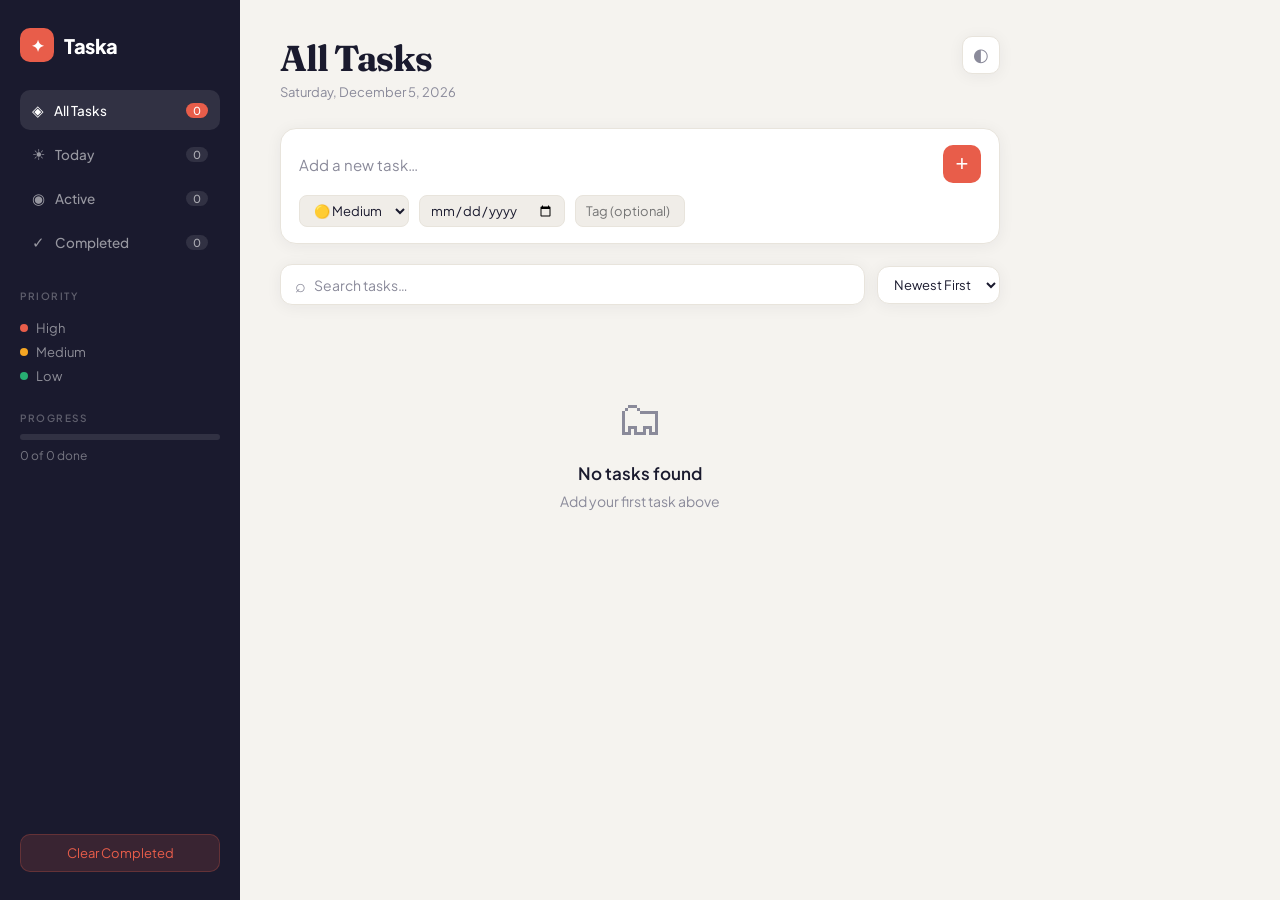
<file: index.html>
<!DOCTYPE html>
<html lang="en">
<head>
  <meta charset="UTF-8" />
  <meta name="viewport" content="width=device-width, initial-scale=1.0" />
  <title>Taska — To-Do List</title>
  <link rel="stylesheet" href="style.css" />
  <link href="https://fonts.googleapis.com/css2?family=Plus+Jakarta+Sans:wght@300;400;500;600;700;800&family=Fraunces:ital,wght@0,300;0,700;1,300&display=swap" rel="stylesheet" />
</head>
<body>

  <div class="app-wrapper">
    <!-- SIDEBAR -->
    <aside class="sidebar">
      <div class="brand">
        <div class="brand-icon">✦</div>
        <span>Taska</span>
      </div>

      <nav class="filters">
        <button class="filter-btn active" data-filter="all">
          <span class="f-icon">◈</span> All Tasks
          <span class="f-count" id="count-all">0</span>
        </button>
        <button class="filter-btn" data-filter="today">
          <span class="f-icon">☀</span> Today
          <span class="f-count" id="count-today">0</span>
        </button>
        <button class="filter-btn" data-filter="active">
          <span class="f-icon">◉</span> Active
          <span class="f-count" id="count-active">0</span>
        </button>
        <button class="filter-btn" data-filter="completed">
          <span class="f-icon">✓</span> Completed
          <span class="f-count" id="count-done">0</span>
        </button>
      </nav>

      <div class="priority-legend">
        <p class="legend-title">Priority</p>
        <div class="legend-item"><span class="dot high"></span> High</div>
        <div class="legend-item"><span class="dot mid"></span> Medium</div>
        <div class="legend-item"><span class="dot low"></span> Low</div>
      </div>

      <div class="sidebar-progress">
        <p class="legend-title">Progress</p>
        <div class="prog-bar-wrap">
          <div class="prog-bar" id="sidebar-prog"></div>
        </div>
        <p class="prog-label" id="prog-label">0 of 0 done</p>
      </div>

      <button class="clear-btn" id="clear-done-btn">Clear Completed</button>
    </aside>

    <!-- MAIN -->
    <main class="main">
      <header class="top-bar">
        <div class="top-left">
          <h1 class="page-title" id="page-title">All Tasks</h1>
          <p class="page-date" id="page-date"></p>
        </div>
        <button class="theme-toggle" id="theme-toggle" title="Toggle theme">◐</button>
      </header>

      <!-- ADD TASK -->
      <div class="add-card">
        <div class="add-row">
          <input type="text" id="task-input" placeholder="Add a new task…" maxlength="120" autocomplete="off" />
          <button class="add-btn" id="add-btn">+</button>
        </div>
        <div class="add-meta">
          <select id="priority-select">
            <option value="high">🔴 High</option>
            <option value="mid" selected>🟡 Medium</option>
            <option value="low">🟢 Low</option>
          </select>
          <input type="date" id="due-date" />
          <input type="text" id="tag-input" placeholder="Tag (optional)" maxlength="20" />
        </div>
      </div>

      <!-- SEARCH + SORT -->
      <div class="toolbar">
        <div class="search-wrap">
          <span class="search-icon">⌕</span>
          <input type="text" id="search-input" placeholder="Search tasks…" />
        </div>
        <select id="sort-select">
          <option value="newest">Newest First</option>
          <option value="oldest">Oldest First</option>
          <option value="priority">By Priority</option>
          <option value="alpha">A → Z</option>
        </select>
      </div>

      <!-- TASK LIST -->
      <ul class="task-list" id="task-list"></ul>

      <!-- EMPTY STATE -->
      <div class="empty-state" id="empty-state" style="display:none">
        <div class="empty-icon">🗂</div>
        <p>No tasks found</p>
        <span>Add your first task above</span>
      </div>
    </main>
  </div>

  <script src="app.js"></script>
</body>
</html>
</file>
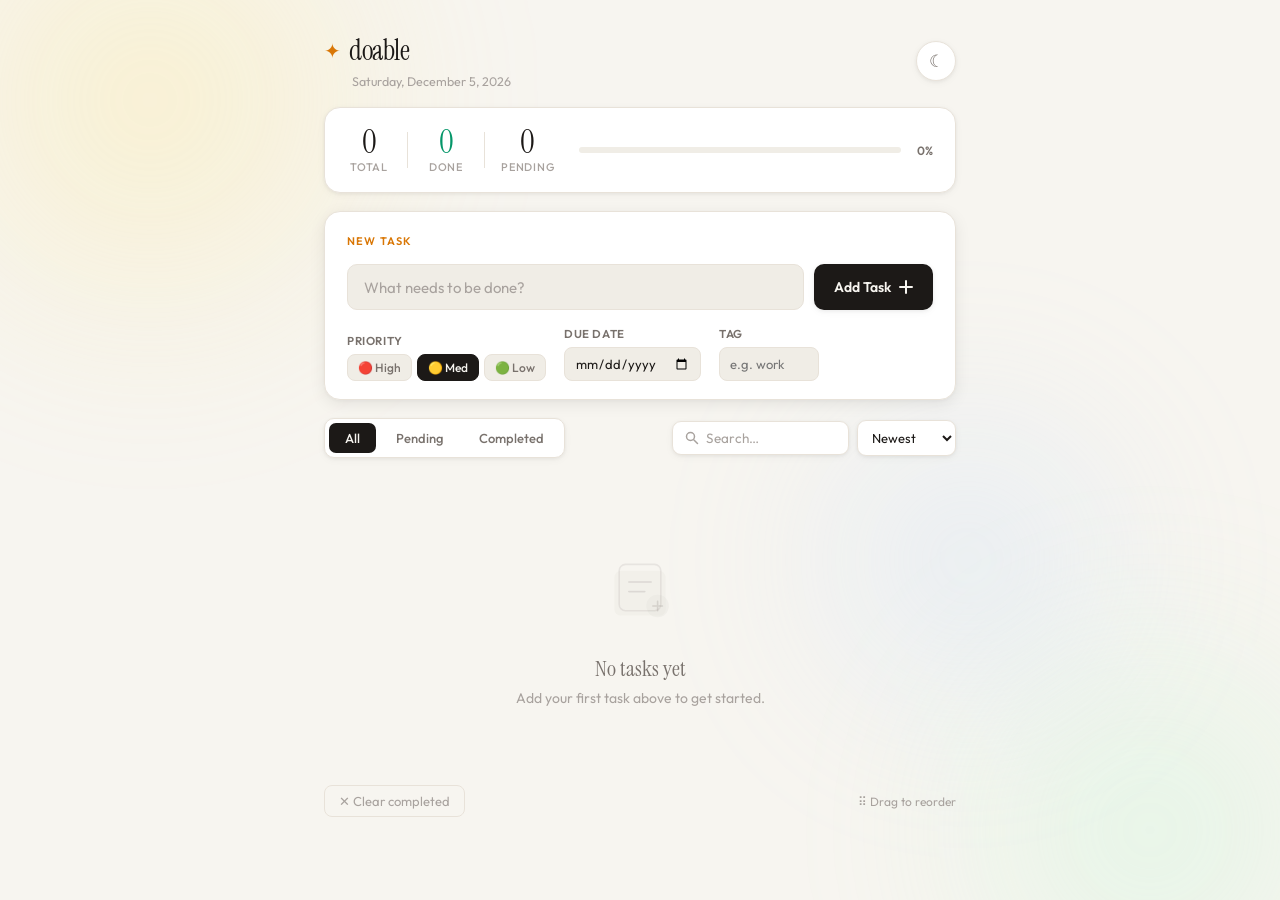
<file: New folder/index.html>
<!DOCTYPE html>
<html lang="en" data-theme="light">
<head>
  <meta charset="UTF-8" />
  <meta name="viewport" content="width=device-width, initial-scale=1.0" />
  <title>Doable — Task Manager</title>
  <link rel="stylesheet" href="style.css" />
  <link href="https://fonts.googleapis.com/css2?family=Instrument+Serif:ital@0;1&family=Outfit:wght@300;400;500;600;700&display=swap" rel="stylesheet" />
</head>
<body>

  <div class="bg-mesh" aria-hidden="true">
    <div class="blob blob-1"></div>
    <div class="blob blob-2"></div>
    <div class="blob blob-3"></div>
  </div>

  <div class="app-shell">

    <!-- HEADER -->
    <header class="app-header">
      <div class="header-left">
        <div class="logo">
          <span class="logo-mark">✦</span>
          <span class="logo-text">doable</span>
        </div>
        <p class="header-date" id="header-date"></p>
      </div>
      <button class="theme-btn" id="theme-btn" aria-label="Toggle dark mode">
        <span id="theme-icon">☾</span>
      </button>
    </header>

    <!-- STATS -->
    <section class="stats-bar">
      <div class="stat-block">
        <span class="stat-num" id="stat-total">0</span>
        <span class="stat-lbl">Total</span>
      </div>
      <div class="stat-sep"></div>
      <div class="stat-block">
        <span class="stat-num done-num" id="stat-done">0</span>
        <span class="stat-lbl">Done</span>
      </div>
      <div class="stat-sep"></div>
      <div class="stat-block">
        <span class="stat-num" id="stat-pending">0</span>
        <span class="stat-lbl">Pending</span>
      </div>
      <div class="progress-track">
        <div class="progress-fill" id="progress-fill"></div>
      </div>
      <span class="progress-pct" id="progress-pct">0%</span>
    </section>

    <!-- ADD CARD -->
    <div class="add-card">
      <p class="add-card-eyebrow">New Task</p>
      <div class="add-input-row">
        <input
          type="text" id="task-input" class="task-input"
          placeholder="What needs to be done?"
          maxlength="140" autocomplete="off"
        />
        <button class="add-btn" id="add-btn">
          Add Task
          <svg width="14" height="14" viewBox="0 0 14 14" fill="none"><path d="M7 1v12M1 7h12" stroke="currentColor" stroke-width="2" stroke-linecap="round"/></svg>
        </button>
      </div>
      <div class="add-options-row">
        <div class="opt-group">
          <span class="opt-label">Priority</span>
          <div class="p-tabs">
            <button class="p-tab high" data-p="high">🔴 High</button>
            <button class="p-tab mid selected" data-p="mid">🟡 Med</button>
            <button class="p-tab low" data-p="low">🟢 Low</button>
          </div>
        </div>
        <div class="opt-group">
          <label class="opt-label" for="due-input">Due Date</label>
          <input type="date" id="due-input" class="opt-input" />
        </div>
        <div class="opt-group">
          <label class="opt-label" for="tag-input">Tag</label>
          <input type="text" id="tag-input" class="opt-input tag-input" placeholder="e.g. work" maxlength="16" />
        </div>
      </div>
    </div>

    <!-- CONTROLS -->
    <div class="controls-bar">
      <div class="filter-tabs">
        <button class="ftab active" data-filter="all">All</button>
        <button class="ftab" data-filter="pending">Pending</button>
        <button class="ftab" data-filter="completed">Completed</button>
      </div>
      <div class="right-controls">
        <div class="search-wrap">
          <svg class="srch-ic" width="14" height="14" viewBox="0 0 14 14" fill="none"><circle cx="5.5" cy="5.5" r="4" stroke="currentColor" stroke-width="1.5"/><path d="M9 9l3.5 3.5" stroke="currentColor" stroke-width="1.5" stroke-linecap="round"/></svg>
          <input type="text" id="search-input" placeholder="Search…" />
        </div>
        <select id="sort-select" class="sort-select">
          <option value="newest">Newest</option>
          <option value="oldest">Oldest</option>
          <option value="priority">Priority</option>
          <option value="alpha">A–Z</option>
          <option value="due">Due Date</option>
        </select>
      </div>
    </div>

    <!-- TASK LIST -->
    <ul class="task-list" id="task-list"></ul>

    <!-- EMPTY STATE -->
    <div class="empty-state" id="empty-state">
      <div class="empty-illo">
        <svg viewBox="0 0 100 100" fill="none" xmlns="http://www.w3.org/2000/svg" width="80" height="80">
          <rect x="18" y="26" width="64" height="56" rx="8" fill="currentColor" opacity="0.06"/>
          <rect x="24" y="18" width="52" height="58" rx="8" stroke="currentColor" stroke-width="2" opacity="0.2"/>
          <path d="M36 40h28M36 52h20" stroke="currentColor" stroke-width="2" stroke-linecap="round" opacity="0.3"/>
          <circle cx="72" cy="70" r="14" fill="currentColor" opacity="0.08"/>
          <path d="M66 70h12M72 64v12" stroke="currentColor" stroke-width="2" stroke-linecap="round" opacity="0.35"/>
        </svg>
      </div>
      <p class="empty-h" id="empty-h">No tasks yet</p>
      <p class="empty-p" id="empty-p">Add your first task above to get started.</p>
    </div>

    <!-- FOOTER -->
    <footer class="app-footer">
      <button class="clear-btn" id="clear-btn">✕ Clear completed</button>
      <span class="drag-hint">⠿ Drag to reorder</span>
    </footer>

  </div>

  <script src="app.js"></script>
</body>
</html>
</file>
<file: style.css>
/* ===== RESET ===== */
*, *::before, *::after { box-sizing: border-box; margin: 0; padding: 0; }

/* ===== TOKENS ===== */
:root {
  --bg: #f5f3ef;
  --sidebar: #1a1a2e;
  --sidebar-text: rgba(255,255,255,0.55);
  --sidebar-active: rgba(255,255,255,0.1);
  --surface: #ffffff;
  --surface2: #f0ede8;
  --border: #e8e4dc;
  --text: #1a1a2e;
  --muted: #8a8a9a;
  --accent: #e85d4a;
  --accent2: #f5a623;
  --green: #27ae72;
  --high: #e85d4a;
  --mid: #f5a623;
  --low: #27ae72;
  --radius: 16px;
  --font: 'Plus Jakarta Sans', sans-serif;
  --font-serif: 'Fraunces', serif;
  --shadow: 0 2px 16px rgba(26,26,46,0.06);
  --shadow-lg: 0 8px 32px rgba(26,26,46,0.1);
}

[data-theme="dark"] {
  --bg: #0f0f1a;
  --surface: #1a1a2e;
  --surface2: #1e1e30;
  --border: rgba(255,255,255,0.07);
  --text: #f0f0f8;
  --muted: #666688;
  --shadow: 0 2px 16px rgba(0,0,0,0.3);
  --shadow-lg: 0 8px 32px rgba(0,0,0,0.4);
}

body {
  font-family: var(--font);
  background: var(--bg);
  color: var(--text);
  min-height: 100vh;
  transition: background 0.3s, color 0.3s;
}

/* ===== LAYOUT ===== */
.app-wrapper {
  display: flex;
  min-height: 100vh;
}

/* ===== SIDEBAR ===== */
.sidebar {
  width: 240px;
  flex-shrink: 0;
  background: var(--sidebar);
  padding: 28px 20px;
  display: flex;
  flex-direction: column;
  gap: 28px;
  position: sticky;
  top: 0;
  height: 100vh;
  overflow-y: auto;
}
.sidebar::-webkit-scrollbar { display: none; }

.brand {
  display: flex;
  align-items: center;
  gap: 10px;
  color: #fff;
  font-size: 20px;
  font-weight: 800;
  letter-spacing: -0.5px;
}
.brand-icon {
  width: 34px; height: 34px;
  background: var(--accent);
  border-radius: 10px;
  display: flex; align-items: center; justify-content: center;
  font-size: 16px;
}

.filters {
  display: flex;
  flex-direction: column;
  gap: 4px;
}
.filter-btn {
  display: flex;
  align-items: center;
  gap: 10px;
  background: transparent;
  border: none;
  color: var(--sidebar-text);
  font-family: var(--font);
  font-size: 13.5px;
  font-weight: 500;
  padding: 10px 12px;
  border-radius: 10px;
  cursor: pointer;
  text-align: left;
  transition: background 0.2s, color 0.2s;
}
.filter-btn:hover { background: var(--sidebar-active); color: rgba(255,255,255,0.8); }
.filter-btn.active { background: var(--sidebar-active); color: #fff; }
.f-icon { font-size: 15px; }
.f-count {
  margin-left: auto;
  background: rgba(255,255,255,0.1);
  border-radius: 20px;
  font-size: 11px;
  padding: 1px 7px;
  color: rgba(255,255,255,0.6);
}
.filter-btn.active .f-count {
  background: var(--accent);
  color: #fff;
}

.legend-title {
  font-size: 10px;
  text-transform: uppercase;
  letter-spacing: 1.5px;
  color: rgba(255,255,255,0.3);
  margin-bottom: 10px;
  font-weight: 600;
}
.priority-legend {
  display: flex; flex-direction: column; gap: 8px;
}
.legend-item {
  display: flex; align-items: center; gap: 8px;
  font-size: 13px;
  color: rgba(255,255,255,0.5);
}
.dot {
  width: 8px; height: 8px; border-radius: 50%;
}
.dot.high { background: var(--high); }
.dot.mid  { background: var(--mid); }
.dot.low  { background: var(--low); }

.sidebar-progress { }
.prog-bar-wrap {
  background: rgba(255,255,255,0.1);
  border-radius: 8px;
  height: 6px;
  overflow: hidden;
  margin-bottom: 8px;
}
.prog-bar {
  height: 100%;
  background: linear-gradient(90deg, var(--accent), var(--accent2));
  border-radius: 8px;
  transition: width 0.4s ease;
  width: 0%;
}
.prog-label {
  font-size: 12px;
  color: rgba(255,255,255,0.4);
}

.clear-btn {
  margin-top: auto;
  background: rgba(232,93,74,0.15);
  border: 1px solid rgba(232,93,74,0.25);
  color: #e85d4a;
  border-radius: 10px;
  padding: 10px;
  font-family: var(--font);
  font-size: 13px;
  cursor: pointer;
  transition: background 0.2s;
}
.clear-btn:hover { background: rgba(232,93,74,0.25); }

/* ===== MAIN ===== */
.main {
  flex: 1;
  padding: 36px 40px;
  overflow-y: auto;
  max-width: 800px;
}

.top-bar {
  display: flex;
  justify-content: space-between;
  align-items: flex-start;
  margin-bottom: 28px;
}
.page-title {
  font-family: var(--font-serif);
  font-size: 36px;
  font-weight: 700;
  letter-spacing: -1px;
}
.page-date {
  font-size: 13px;
  color: var(--muted);
  margin-top: 4px;
}
.theme-toggle {
  background: var(--surface);
  border: 1px solid var(--border);
  border-radius: 10px;
  width: 38px; height: 38px;
  display: flex; align-items: center; justify-content: center;
  cursor: pointer;
  font-size: 18px;
  color: var(--muted);
  transition: background 0.2s;
  box-shadow: var(--shadow);
}
.theme-toggle:hover { background: var(--surface2); }

/* ===== ADD CARD ===== */
.add-card {
  background: var(--surface);
  border: 1px solid var(--border);
  border-radius: var(--radius);
  padding: 16px 18px;
  margin-bottom: 20px;
  box-shadow: var(--shadow);
  display: flex;
  flex-direction: column;
  gap: 12px;
}
.add-row {
  display: flex;
  gap: 10px;
}
#task-input {
  flex: 1;
  border: none;
  background: transparent;
  font-family: var(--font);
  font-size: 15px;
  color: var(--text);
  outline: none;
}
#task-input::placeholder { color: var(--muted); }
.add-btn {
  width: 38px; height: 38px;
  background: var(--accent);
  color: #fff;
  border: none;
  border-radius: 10px;
  font-size: 22px;
  cursor: pointer;
  flex-shrink: 0;
  transition: background 0.2s, transform 0.12s;
  display: flex; align-items: center; justify-content: center;
}
.add-btn:hover { background: #d94e3b; transform: scale(1.05); }

.add-meta {
  display: flex;
  gap: 10px;
  flex-wrap: wrap;
}
.add-meta select, .add-meta input {
  background: var(--surface2);
  border: 1px solid var(--border);
  border-radius: 8px;
  color: var(--text);
  font-family: var(--font);
  font-size: 13px;
  padding: 6px 10px;
  outline: none;
  transition: border-color 0.2s;
}
.add-meta select:focus, .add-meta input:focus { border-color: var(--accent); }
#due-date { cursor: pointer; }
#tag-input { width: 110px; }

/* ===== TOOLBAR ===== */
.toolbar {
  display: flex;
  gap: 12px;
  margin-bottom: 20px;
  align-items: center;
}
.search-wrap {
  flex: 1;
  display: flex;
  align-items: center;
  gap: 8px;
  background: var(--surface);
  border: 1px solid var(--border);
  border-radius: 12px;
  padding: 8px 14px;
  box-shadow: var(--shadow);
}
.search-icon { font-size: 18px; color: var(--muted); }
#search-input {
  border: none;
  background: transparent;
  font-family: var(--font);
  font-size: 14px;
  color: var(--text);
  outline: none;
  flex: 1;
}
#search-input::placeholder { color: var(--muted); }
#sort-select {
  background: var(--surface);
  border: 1px solid var(--border);
  border-radius: 12px;
  padding: 9px 12px;
  font-family: var(--font);
  font-size: 13px;
  color: var(--text);
  cursor: pointer;
  outline: none;
  box-shadow: var(--shadow);
}

/* ===== TASK LIST ===== */
.task-list {
  list-style: none;
  display: flex;
  flex-direction: column;
  gap: 10px;
}

.task-item {
  background: var(--surface);
  border: 1px solid var(--border);
  border-radius: var(--radius);
  padding: 16px 18px;
  display: flex;
  align-items: center;
  gap: 14px;
  box-shadow: var(--shadow);
  animation: slideIn 0.25s ease;
  transition: box-shadow 0.2s, opacity 0.2s;
  position: relative;
  overflow: hidden;
}
.task-item::before {
  content: '';
  position: absolute;
  left: 0; top: 0; bottom: 0;
  width: 4px;
  border-radius: 4px 0 0 4px;
}
.task-item[data-priority="high"]::before { background: var(--high); }
.task-item[data-priority="mid"]::before  { background: var(--mid); }
.task-item[data-priority="low"]::before  { background: var(--low); }

.task-item:hover { box-shadow: var(--shadow-lg); }
.task-item.done { opacity: 0.55; }

@keyframes slideIn {
  from { opacity: 0; transform: translateY(10px); }
  to   { opacity: 1; transform: translateY(0); }
}

/* Checkbox */
.task-check {
  width: 22px; height: 22px;
  border: 2px solid var(--border);
  border-radius: 50%;
  flex-shrink: 0;
  cursor: pointer;
  display: flex; align-items: center; justify-content: center;
  transition: all 0.2s;
  font-size: 12px;
}
.task-item.done .task-check {
  background: var(--green);
  border-color: var(--green);
  color: #fff;
}
.task-check:hover { border-color: var(--green); }

/* Content */
.task-content { flex: 1; min-width: 0; }
.task-text {
  font-size: 14.5px;
  font-weight: 500;
  line-height: 1.4;
  transition: text-decoration 0.2s;
  word-break: break-word;
}
.task-item.done .task-text {
  text-decoration: line-through;
  color: var(--muted);
}
.task-meta-row {
  display: flex;
  align-items: center;
  gap: 8px;
  margin-top: 5px;
  flex-wrap: wrap;
}
.task-tag {
  font-size: 11px;
  background: rgba(26,26,46,0.06);
  color: var(--muted);
  padding: 2px 8px;
  border-radius: 20px;
  font-weight: 500;
}
[data-theme="dark"] .task-tag { background: rgba(255,255,255,0.08); }
.task-due {
  font-size: 11px;
  color: var(--muted);
  display: flex; align-items: center; gap: 3px;
}
.task-due.overdue { color: var(--high); }

/* Actions */
.task-actions {
  display: flex;
  gap: 6px;
  opacity: 0;
  transition: opacity 0.2s;
}
.task-item:hover .task-actions { opacity: 1; }
.task-action-btn {
  width: 30px; height: 30px;
  background: var(--surface2);
  border: 1px solid var(--border);
  border-radius: 8px;
  cursor: pointer;
  display: flex; align-items: center; justify-content: center;
  font-size: 13px;
  color: var(--muted);
  transition: background 0.2s, color 0.2s;
}
.task-action-btn:hover { background: var(--accent); color: #fff; border-color: var(--accent); }
.del-btn:hover { background: var(--high); border-color: var(--high); }

/* ===== EMPTY STATE ===== */
.empty-state {
  text-align: center;
  padding: 60px 20px;
  color: var(--muted);
}
.empty-icon { font-size: 48px; margin-bottom: 16px; }
.empty-state p { font-size: 17px; font-weight: 600; margin-bottom: 6px; color: var(--text); }
.empty-state span { font-size: 14px; }

/* ===== EDIT MODE ===== */
.task-edit-input {
  flex: 1;
  border: none;
  background: var(--surface2);
  border: 1px solid var(--accent);
  border-radius: 8px;
  padding: 6px 10px;
  font-family: var(--font);
  font-size: 14px;
  color: var(--text);
  outline: none;
}

/* ===== RESPONSIVE ===== */
@media (max-width: 700px) {
  .sidebar { width: 200px; padding: 20px 14px; }
  .main { padding: 24px 20px; }
}
@media (max-width: 550px) {
  .app-wrapper { flex-direction: column; }
  .sidebar { width: 100%; height: auto; position: static; flex-direction: row; flex-wrap: wrap; gap: 16px; }
  .filters { flex-direction: row; flex-wrap: wrap; }
  .priority-legend, .sidebar-progress { display: none; }
}
</file>
<file: New folder/style.css>
/* ══════════════════════════════════════════
   DOABLE — TO-DO LIST  |  style.css
══════════════════════════════════════════ */

/* ── Reset ── */
*, *::before, *::after { box-sizing: border-box; margin: 0; padding: 0; }
button { cursor: pointer; font-family: inherit; }
input, select { font-family: inherit; }

/* ── Tokens ── */
:root {
  --bg:           #f7f5f0;
  --card:         #ffffff;
  --card2:        #f0ede6;
  --border:       #e8e2d9;
  --text:         #1c1917;
  --text2:        #78716c;
  --text3:        #a8a29e;
  --accent:       #d97706;       /* amber */
  --accent-lt:    #fef3c7;
  --green:        #059669;
  --green-lt:     #d1fae5;
  --red:          #dc2626;
  --red-lt:       #fee2e2;
  --blue:         #2563eb;
  --blue-lt:      #dbeafe;
  --high:         #dc2626;
  --high-lt:      #fee2e2;
  --mid:          #d97706;
  --mid-lt:       #fef3c7;
  --low:          #059669;
  --low-lt:       #d1fae5;
  --shadow-sm:    0 1px 4px rgba(0,0,0,.06), 0 2px 8px rgba(0,0,0,.04);
  --shadow:       0 4px 16px rgba(0,0,0,.08), 0 1px 4px rgba(0,0,0,.04);
  --shadow-lg:    0 12px 40px rgba(0,0,0,.12), 0 2px 8px rgba(0,0,0,.04);
  --radius:       16px;
  --radius-sm:    10px;
  --font:         'Outfit', sans-serif;
  --font-serif:   'Instrument Serif', serif;
  --transition:   0.22s cubic-bezier(0.4, 0, 0.2, 1);
}

[data-theme="dark"] {
  --bg:           #111110;
  --card:         #1c1b1a;
  --card2:        #242322;
  --border:       rgba(255,255,255,.08);
  --text:         #fafaf9;
  --text2:        #a8a29e;
  --text3:        #57534e;
  --accent-lt:    rgba(217,119,6,.15);
  --green-lt:     rgba(5,150,105,.15);
  --red-lt:       rgba(220,38,38,.15);
  --blue-lt:      rgba(37,99,235,.15);
  --high-lt:      rgba(220,38,38,.15);
  --mid-lt:       rgba(217,119,6,.15);
  --low-lt:       rgba(5,150,105,.15);
  --shadow-sm:    0 1px 4px rgba(0,0,0,.3);
  --shadow:       0 4px 16px rgba(0,0,0,.35);
  --shadow-lg:    0 12px 40px rgba(0,0,0,.45);
}

/* ── Body ── */
body {
  background: var(--bg);
  color: var(--text);
  font-family: var(--font);
  font-size: 15px;
  min-height: 100vh;
  transition: background var(--transition), color var(--transition);
  overflow-x: hidden;
}

/* ── Background blobs ── */
.bg-mesh {
  position: fixed; inset: 0;
  pointer-events: none; z-index: 0;
  overflow: hidden;
}
.blob {
  position: absolute;
  border-radius: 50%;
  filter: blur(80px);
  opacity: 0.35;
}
.blob-1 {
  width: 600px; height: 600px;
  background: radial-gradient(circle, #fde68a, transparent 70%);
  top: -200px; left: -150px;
}
.blob-2 {
  width: 500px; height: 500px;
  background: radial-gradient(circle, #bbf7d0, transparent 70%);
  bottom: -180px; right: -120px;
}
.blob-3 {
  width: 400px; height: 400px;
  background: radial-gradient(circle, #bfdbfe, transparent 70%);
  top: 40%; left: 60%;
}
[data-theme="dark"] .blob { opacity: 0.12; }

/* ── App shell ── */
.app-shell {
  position: relative; z-index: 1;
  width: 100%;
  max-width: 680px;
  margin: 0 auto;
  padding: 32px 24px 48px;
  display: flex;
  flex-direction: column;
  gap: 18px;
}

/* ── Header ── */
.app-header {
  display: flex;
  justify-content: space-between;
  align-items: center;
}
.header-left { display: flex; flex-direction: column; gap: 4px; }
.logo {
  display: flex; align-items: center; gap: 8px;
}
.logo-mark {
  color: var(--accent);
  font-size: 20px;
  line-height: 1;
}
.logo-text {
  font-family: var(--font-serif);
  font-size: 28px;
  font-weight: 400;
  letter-spacing: -0.5px;
  color: var(--text);
}
.header-date {
  font-size: 12.5px;
  color: var(--text3);
  font-weight: 400;
  padding-left: 28px;
}
.theme-btn {
  width: 40px; height: 40px;
  background: var(--card);
  border: 1px solid var(--border);
  border-radius: 50%;
  display: flex; align-items: center; justify-content: center;
  font-size: 17px;
  color: var(--text2);
  box-shadow: var(--shadow-sm);
  transition: background var(--transition), transform 0.15s;
}
.theme-btn:hover { background: var(--card2); transform: scale(1.08); }

/* ── Stats bar ── */
.stats-bar {
  background: var(--card);
  border: 1px solid var(--border);
  border-radius: var(--radius);
  padding: 18px 22px;
  display: flex;
  align-items: center;
  gap: 16px;
  box-shadow: var(--shadow-sm);
}
.stat-block { display: flex; flex-direction: column; align-items: center; gap: 2px; min-width: 44px; }
.stat-num {
  font-family: var(--font-serif);
  font-size: 32px;
  font-weight: 400;
  line-height: 1;
  color: var(--text);
  transition: color var(--transition);
}
.stat-num.done-num { color: var(--green); }
.stat-lbl { font-size: 11px; color: var(--text3); font-weight: 500; text-transform: uppercase; letter-spacing: 0.8px; }
.stat-sep { width: 1px; height: 36px; background: var(--border); flex-shrink: 0; }
.progress-track {
  flex: 1;
  height: 6px;
  background: var(--card2);
  border-radius: 99px;
  overflow: hidden;
  margin-left: 8px;
}
.progress-fill {
  height: 100%;
  background: linear-gradient(90deg, var(--accent), var(--green));
  border-radius: 99px;
  width: 0%;
  transition: width 0.5s cubic-bezier(0.4, 0, 0.2, 1);
}
.progress-pct {
  font-size: 12px;
  font-weight: 600;
  color: var(--text2);
  white-space: nowrap;
}

/* ── Add card ── */
.add-card {
  background: var(--card);
  border: 1px solid var(--border);
  border-radius: var(--radius);
  padding: 22px 22px 18px;
  box-shadow: var(--shadow);
  display: flex;
  flex-direction: column;
  gap: 16px;
}
.add-card-eyebrow {
  font-size: 11px;
  font-weight: 600;
  text-transform: uppercase;
  letter-spacing: 1.2px;
  color: var(--accent);
}
.add-input-row {
  display: flex;
  gap: 10px;
}
.task-input {
  flex: 1;
  border: 1.5px solid var(--border);
  border-radius: var(--radius-sm);
  background: var(--card2);
  color: var(--text);
  font-size: 15px;
  font-weight: 400;
  padding: 12px 16px;
  outline: none;
  transition: border-color var(--transition), background var(--transition);
}
.task-input::placeholder { color: var(--text3); }
.task-input:focus { border-color: var(--accent); background: var(--card); }
.add-btn {
  display: flex; align-items: center; gap: 8px;
  background: var(--text);
  color: var(--bg);
  border: none;
  border-radius: var(--radius-sm);
  padding: 0 20px;
  font-size: 14px;
  font-weight: 600;
  white-space: nowrap;
  box-shadow: var(--shadow-sm);
  transition: background var(--transition), transform 0.12s;
  height: 46px;
}
.add-btn:hover { background: var(--accent); transform: translateY(-1px); }
.add-btn:active { transform: translateY(0); }
[data-theme="dark"] .add-btn { color: var(--text); background: #fff; }
[data-theme="dark"] .add-btn:hover { background: var(--accent); color: #fff; }

.add-options-row {
  display: flex;
  gap: 18px;
  flex-wrap: wrap;
  align-items: flex-end;
}
.opt-group { display: flex; flex-direction: column; gap: 6px; }
.opt-label {
  font-size: 11.5px;
  font-weight: 600;
  color: var(--text2);
  text-transform: uppercase;
  letter-spacing: 0.6px;
}
.p-tabs { display: flex; gap: 5px; }
.p-tab {
  border: 1.5px solid var(--border);
  background: var(--card2);
  color: var(--text2);
  border-radius: 8px;
  padding: 5px 10px;
  font-size: 12px;
  font-weight: 500;
  transition: all 0.15s;
}
.p-tab:hover { border-color: var(--accent); color: var(--text); }
.p-tab.selected { background: var(--text); color: var(--bg); border-color: var(--text); }
[data-theme="dark"] .p-tab.selected { background: #fff; color: #111; }
.opt-input {
  background: var(--card2);
  border: 1.5px solid var(--border);
  border-radius: 8px;
  color: var(--text);
  font-size: 13px;
  padding: 6px 10px;
  outline: none;
  transition: border-color var(--transition);
  height: 34px;
}
.opt-input:focus { border-color: var(--accent); }
.tag-input { width: 100px; }

/* ── Controls bar ── */
.controls-bar {
  display: flex;
  justify-content: space-between;
  align-items: center;
  gap: 12px;
  flex-wrap: wrap;
}
.filter-tabs {
  display: flex;
  gap: 4px;
  background: var(--card);
  border: 1px solid var(--border);
  border-radius: 10px;
  padding: 4px;
  box-shadow: var(--shadow-sm);
}
.ftab {
  background: transparent;
  border: none;
  border-radius: 7px;
  padding: 7px 16px;
  font-size: 13px;
  font-weight: 500;
  color: var(--text2);
  transition: all 0.15s;
}
.ftab:hover { color: var(--text); background: var(--card2); }
.ftab.active { background: var(--text); color: var(--bg); }
[data-theme="dark"] .ftab.active { background: #fff; color: #111; }

.right-controls { display: flex; gap: 8px; align-items: center; }
.search-wrap {
  display: flex; align-items: center; gap: 7px;
  background: var(--card);
  border: 1px solid var(--border);
  border-radius: 9px;
  padding: 7px 12px;
  box-shadow: var(--shadow-sm);
}
.srch-ic { color: var(--text3); flex-shrink: 0; }
#search-input {
  border: none; background: transparent;
  color: var(--text); font-size: 13.5px; outline: none; width: 130px;
}
#search-input::placeholder { color: var(--text3); }
.sort-select {
  background: var(--card);
  border: 1px solid var(--border);
  border-radius: 9px;
  color: var(--text);
  font-size: 13px;
  padding: 8px 10px;
  box-shadow: var(--shadow-sm);
  outline: none;
  cursor: pointer;
}

/* ── Task list ── */
.task-list {
  list-style: none;
  display: flex;
  flex-direction: column;
  gap: 10px;
}

/* ── Task item ── */
.task-item {
  background: var(--card);
  border: 1px solid var(--border);
  border-radius: var(--radius);
  padding: 14px 16px;
  display: flex;
  align-items: flex-start;
  gap: 13px;
  box-shadow: var(--shadow-sm);
  position: relative;
  overflow: hidden;
  animation: slideIn 0.28s cubic-bezier(0.4, 0, 0.2, 1);
  transition: box-shadow var(--transition), opacity var(--transition), transform var(--transition);
  cursor: default;
}
.task-item::after {
  content: '';
  position: absolute;
  left: 0; top: 0; bottom: 0; width: 4px;
  border-radius: 4px 0 0 4px;
  transition: background var(--transition);
}
.task-item[data-priority="high"]::after { background: var(--high); }
.task-item[data-priority="mid"]::after  { background: var(--mid); }
.task-item[data-priority="low"]::after  { background: var(--low); }

.task-item:hover { box-shadow: var(--shadow); }
.task-item.is-done { opacity: 0.6; }
.task-item.is-done .task-text { text-decoration: line-through; color: var(--text3); }

/* Drag states */
.task-item.dragging {
  opacity: 0.4;
  transform: scale(0.98);
}
.task-item.drag-over {
  border-color: var(--accent);
  box-shadow: 0 0 0 2px var(--accent-lt), var(--shadow);
}

@keyframes slideIn {
  from { opacity: 0; transform: translateY(12px); }
  to   { opacity: 1; transform: translateY(0); }
}
@keyframes slideOut {
  from { opacity: 1; transform: translateX(0); max-height: 100px; margin-bottom: 0; }
  to   { opacity: 0; transform: translateX(-18px); max-height: 0; margin-bottom: -10px; }
}
.task-item.removing {
  animation: slideOut 0.28s cubic-bezier(0.4, 0, 0.2, 1) forwards;
}

/* Drag handle */
.drag-handle {
  color: var(--text3);
  font-size: 16px;
  line-height: 1;
  cursor: grab;
  flex-shrink: 0;
  margin-top: 2px;
  user-select: none;
  opacity: 0;
  transition: opacity 0.15s;
}
.task-item:hover .drag-handle { opacity: 1; }
.drag-handle:active { cursor: grabbing; }

/* Checkbox */
.task-check {
  width: 22px; height: 22px;
  border: 2px solid var(--border);
  border-radius: 50%;
  flex-shrink: 0;
  display: flex; align-items: center; justify-content: center;
  cursor: pointer;
  font-size: 11px;
  transition: all 0.18s;
  margin-top: 1px;
  color: transparent;
  background: transparent;
}
.task-check:hover { border-color: var(--green); background: var(--green-lt); }
.task-item.is-done .task-check {
  background: var(--green);
  border-color: var(--green);
  color: #fff;
}

/* Content */
.task-content { flex: 1; min-width: 0; }
.task-text {
  font-size: 14.5px;
  font-weight: 500;
  line-height: 1.45;
  color: var(--text);
  word-break: break-word;
  transition: color var(--transition);
}
.task-edit-input {
  width: 100%;
  border: 1.5px solid var(--accent);
  border-radius: 8px;
  background: var(--card2);
  color: var(--text);
  font-size: 14.5px;
  font-weight: 500;
  padding: 4px 9px;
  outline: none;
}
.task-badges {
  display: flex; align-items: center; gap: 6px;
  margin-top: 7px; flex-wrap: wrap;
}
.badge {
  display: inline-flex; align-items: center; gap: 4px;
  font-size: 11.5px; font-weight: 500;
  padding: 2px 9px; border-radius: 99px;
}
.badge-priority-high { background: var(--high-lt); color: var(--high); }
.badge-priority-mid  { background: var(--mid-lt);  color: var(--mid);  }
.badge-priority-low  { background: var(--low-lt);  color: var(--low);  }
.badge-due           { background: var(--blue-lt); color: var(--blue); }
.badge-due.overdue   { background: var(--red-lt);  color: var(--red);  }
.badge-tag           { background: var(--card2);   color: var(--text2); }

/* Task actions */
.task-actions {
  display: flex; gap: 5px;
  opacity: 0; transition: opacity 0.15s;
  flex-shrink: 0;
}
.task-item:hover .task-actions { opacity: 1; }
.task-action {
  width: 30px; height: 30px;
  background: var(--card2);
  border: 1px solid var(--border);
  border-radius: 8px;
  display: flex; align-items: center; justify-content: center;
  font-size: 13px;
  color: var(--text2);
  transition: all 0.15s;
}
.task-action:hover { background: var(--accent); color: #fff; border-color: var(--accent); }
.task-action.del:hover { background: var(--red); border-color: var(--red); }

/* ── Empty state ── */
.empty-state {
  display: none;
  flex-direction: column;
  align-items: center;
  text-align: center;
  padding: 56px 24px;
  color: var(--text3);
}
.empty-illo { margin-bottom: 20px; }
.empty-h { font-family: var(--font-serif); font-size: 22px; font-weight: 400; color: var(--text2); margin-bottom: 6px; }
.empty-p { font-size: 14px; color: var(--text3); }

/* ── Footer ── */
.app-footer {
  display: flex;
  justify-content: space-between;
  align-items: center;
  padding-top: 4px;
}
.clear-btn {
  background: transparent;
  border: 1px solid var(--border);
  border-radius: 8px;
  color: var(--text3);
  font-size: 13px;
  padding: 7px 14px;
  transition: all 0.15s;
}
.clear-btn:hover { border-color: var(--red); color: var(--red); background: var(--red-lt); }
.drag-hint { font-size: 12px; color: var(--text3); }

/* ── Responsive ── */
@media (max-width: 560px) {
  .app-shell { padding: 20px 14px 36px; gap: 14px; }
  .add-options-row { gap: 12px; }
  .controls-bar { flex-direction: column; align-items: stretch; }
  .right-controls { justify-content: space-between; }
  #search-input { width: 90px; }
  .stats-bar { flex-wrap: wrap; gap: 10px; }
  .progress-track { min-width: 80px; }
}
</file>
